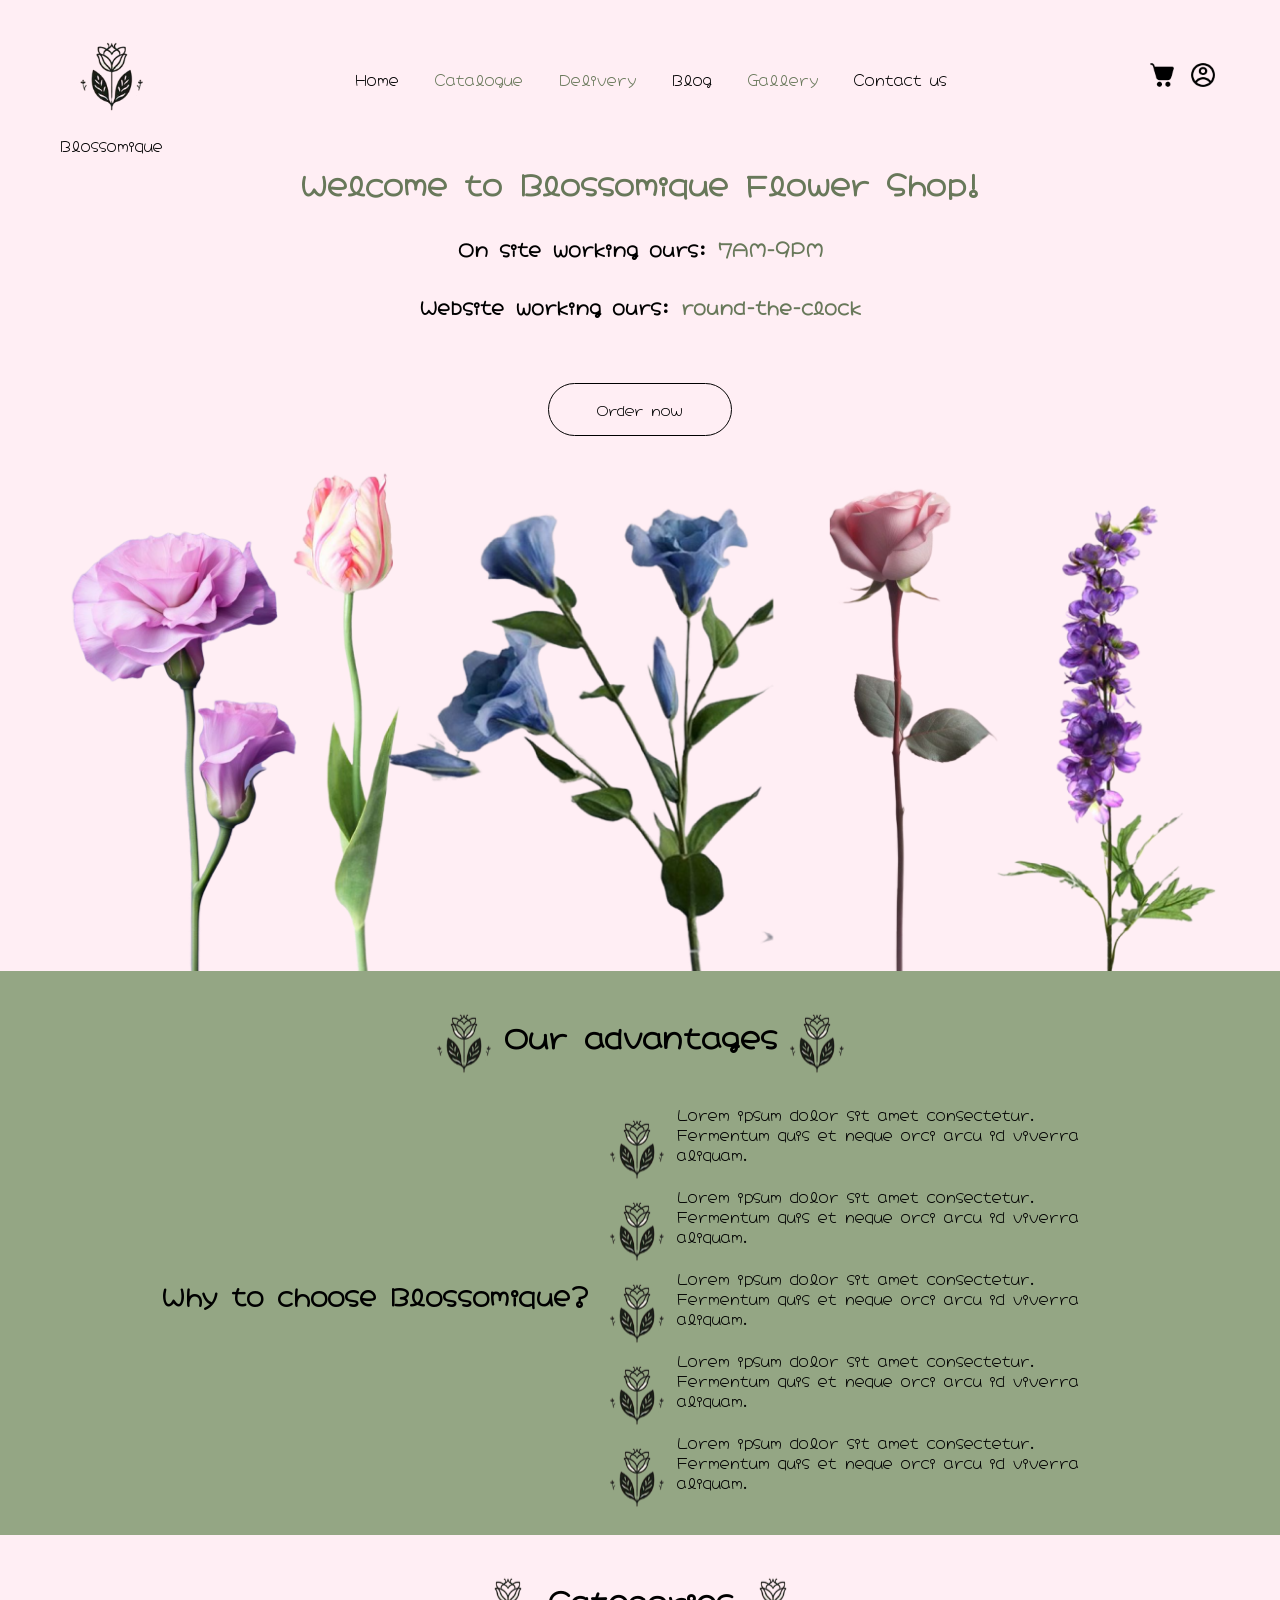
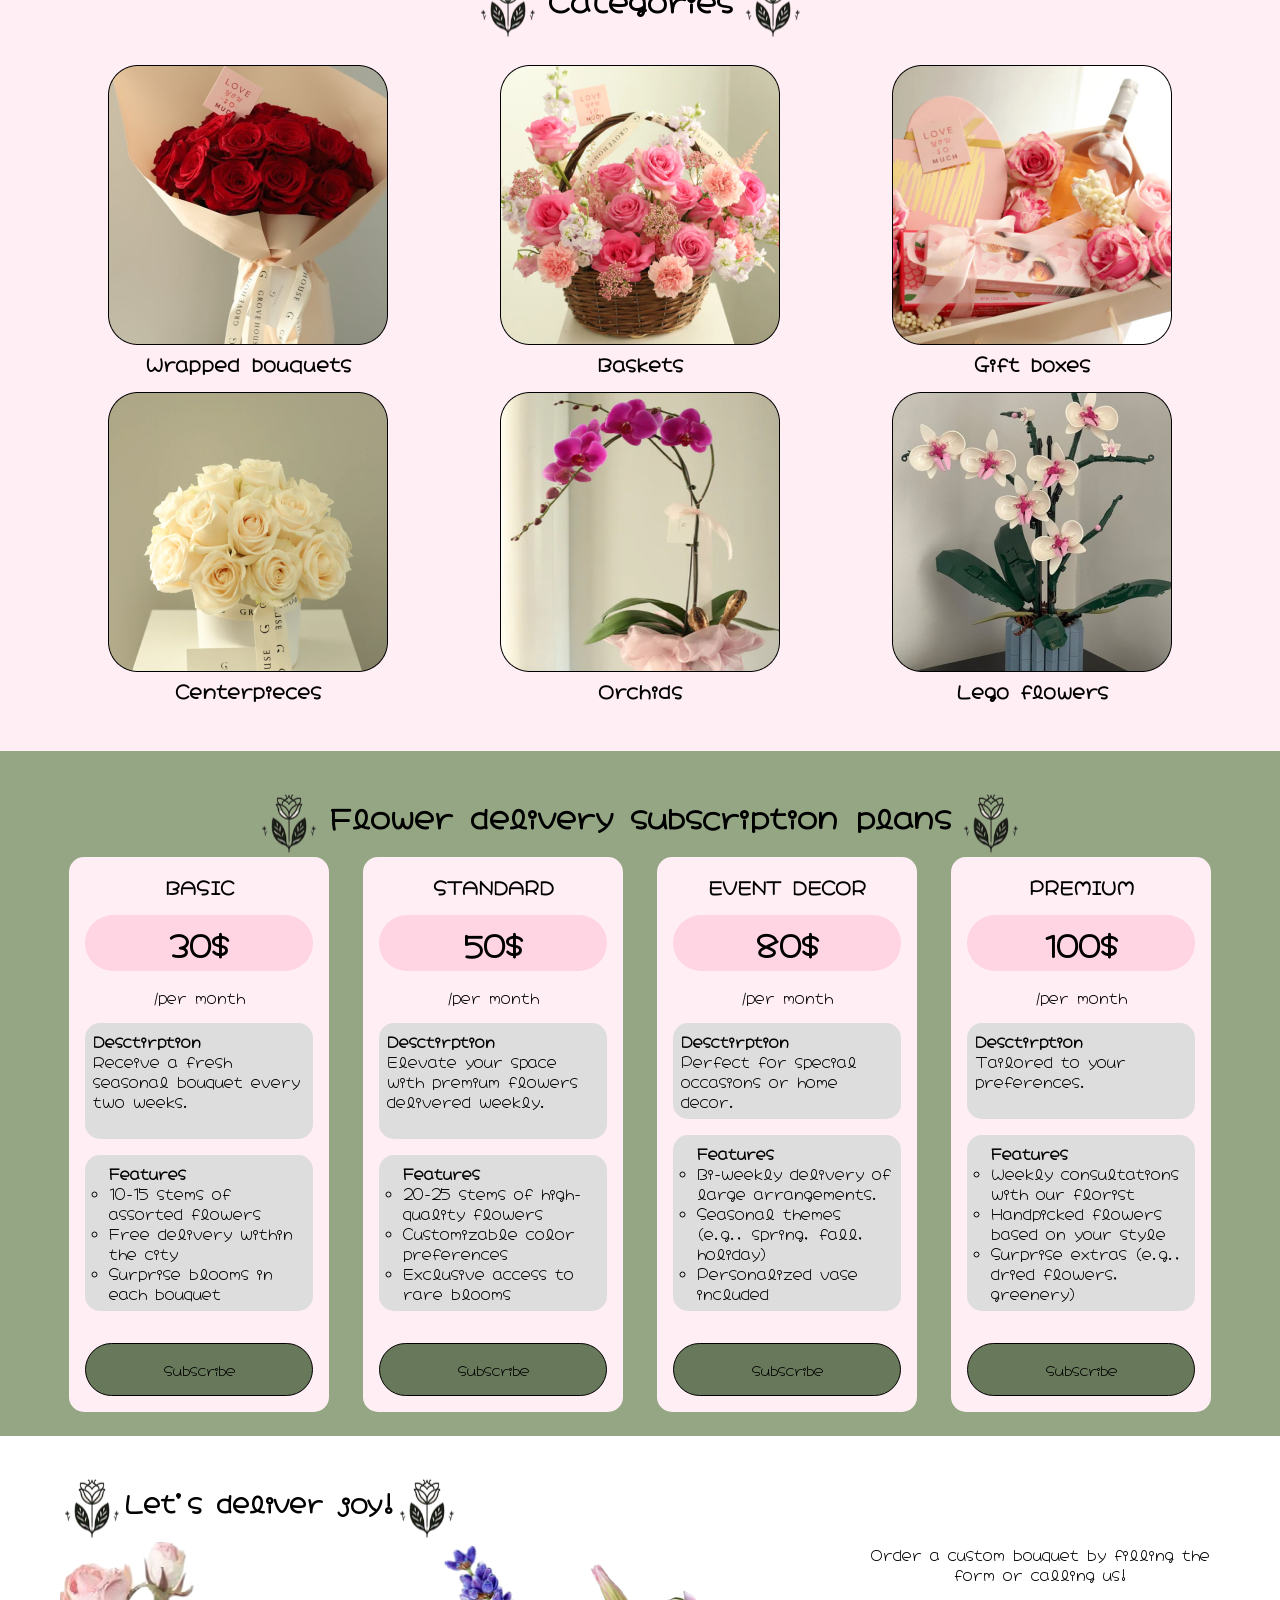
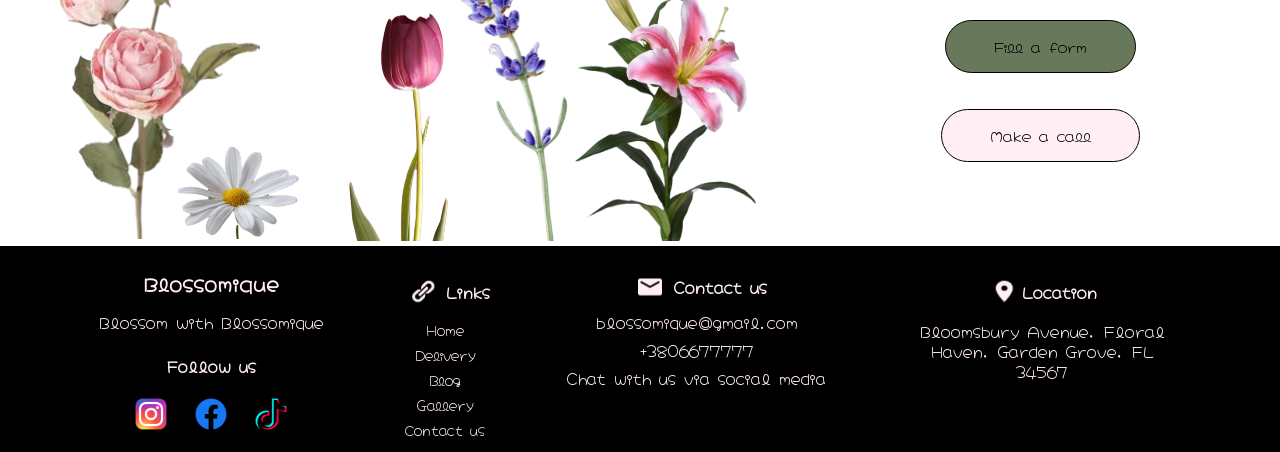
<file: index.html>
<!DOCTYPE html>
<html lang="en">
<head>
    <meta charset="UTF-8">
    <meta name="viewport" content="width=device-width, initial-scale=1.0">
    <title>Blossomique Flower Shop</title>
    <link rel="stylesheet" href="./css/style.css">
     <link rel="stylesheet" href="./css/ham.css">
</head>
<body>
<header>
    <nav class="navigation">
        <div class="logo">
            <img src="./image/logo_without_name.png" class="logo" alt="Logo & Name">
            <p>Blossomique</p>
        </div>
        <div class="pages">
            <div class="dropdown">
                <a href="index.html">Home</a>
                <div class="dropdown-content">
                    <a href="#our-advantages">Our advantages</a>
                    <a href="#categories">Categories</a>
                    <a href="#order-custom-bouquet">Order custom bouquet</a>
                    <a href="#">Popular choices</a>
                </div>
            </div>
            <div class="dropdown">
                <a href="">Catalogue</a>
                <div class="dropdown-content">
                    <a href="#">Categories</a>
                    <a href="#">Flower types</a>
                    <a href="#">Bouquet Sizes</a>
                    <a href="#">Wedding & Events</a>
                    <a href="#">Friendship & Romance</a>
                    <a href="#">Funeral & Syphathy</a>
                </div>
            </div>
            <div class="dropdown">
                <a href="">Delivery</a>
                <div class="dropdown-content">
                    <a href="#">Pick up</a>
                    <a href="#">Fast delivery</a>
                    <a href="#">Specific time delivery</a>
                    <a href="#">Terms & Conditions</a>
                </div>
            </div>
            <div class="dropdown">
                <a href="./html/blog.html">Blog</a>
                <div class="dropdown-content">
                    <a href="#">Tips & Tricks</a>
                    <a href="#">Video tutorials</a>
                </div>
            </div>
            <div class="dropdown">
                <a href="">Gallery</a>
                <div class="dropdown-content">
                    <a href="#">Flowers</a>
                    <a href="#">Team</a>
                    <a href="#">Location</a>
                </div>
            </div>
            <div class="dropdown">
                <a href="./html/contact_us.html">Contact us</a>
                <!-- <div class="dropdown-content">
                    <a href="#">Custom bouquet form</a>
                    <a href="#">Feedback form</a>
                </div> -->
            </div>
        </div>
        <a href="" class="cart-icon"><img src="./image/cart_icon.png" alt="Cart"></a>
        <a href="" class="profile-icon"><img src="./image/profile_icon.png" alt="Profile"></a>
        <!-- <a href="" class="burger-menu-icon"><img src="/image/burger_menu.png" class="burger-menu-icon" alt="Burger menu"></a> -->
        <div class="off-screen-menu">
<!--            Ham-->
            <ul class="ham-ul">
                <li><a href="./index.html">Home</a></li>
                <li><a href="#">Catalogue</a></li>
                <li><a href="#">Delivery</a></li>
                <li><a href="html/blog.html">Blog</a></li>
                <li><a href="#">Gallery</a></li>
                <li><a href="html/contact_us.html">Contact us</a></li>
            </ul>
        </div>
        <div class="ham-menu-nav">
            <div class="ham-menu">
                <span></span>
                <span></span>
                <span></span>
            </div>
        </div>
        <script src="/js/ham.js"></script>
    </nav>
</header>
<main>
    <section class="section-top">
        <div class="welcome-order-now">
            <h1 class="welcome-text">Welcome to Blossomique Flower Shop!</h1>
            <h3>On site working ours: <span class="highlight-words">7AM-9PM</span></h3>
            <h3>Website working ours: <span class="highlight-words">round-the-clock</span></h3>
            <div id="order-now">
                <button class="button-light">Order now</button>
            </div>
            <img src="./image/flowers_top.png" alt="Flowers image" class="flowers-top">
        </div>
    </section>
    <section class="section-green" id="our-advantages">
        <div class="section-title">
            <img src="./image/logo_small_desktop.svg" alt="small blossomique logo" class="logo-small">
            <h1>Our advantages</h1>
            <img src="./image/logo_small_desktop.svg" alt="small blossomique logo" class="logo-small">
        </div>
        <div class="reasons-container">
            <h2>Why to choose Blossomique?</h2>
            <div class="reasons">
                <div>
                    <img src="./image/logo_small_desktop.svg" alt="small blossomique logo" class="logo-small">
                    <p>Lorem ipsum dolor sit amet consectetur. Fermentum quis et neque orci arcu id viverra aliquam.</p>
                </div>
                <div>
                    <img src="./image/logo_small_desktop.svg" alt="small blossomique logo" class="logo-small">
                    <p>Lorem ipsum dolor sit amet consectetur. Fermentum quis et neque orci arcu id viverra aliquam.</p>
                </div>
                <div>
                    <img src="./image/logo_small_desktop.svg" alt="small blossomique logo" class="logo-small">
                    <p>Lorem ipsum dolor sit amet consectetur. Fermentum quis et neque orci arcu id viverra aliquam.</p>
                </div>
                <div>
                    <img src="./image/logo_small_desktop.svg" alt="small blossomique logo" class="logo-small">
                    <p>Lorem ipsum dolor sit amet consectetur. Fermentum quis et neque orci arcu id viverra aliquam.</p>
                </div>
                <div>
                    <img src="./image/logo_small_desktop.svg" alt="small blossomique logo" class="logo-small">
                    <p>Lorem ipsum dolor sit amet consectetur. Fermentum quis et neque orci arcu id viverra aliquam.</p>
                </div>
            </div>
        </div>
    </section>
    <section class="section-lightpink" id="categories">
        <div>
            <div class="section-title">
                <img src="./image/logo_small_desktop.svg" alt="small blossomique logo" class="logo-small">
                <h1>Categories</h1>
                <img src="./image/logo_small_desktop.svg" alt="small blossomique logo" class="logo-small">
            </div>
        </div>
        <div class="categories-container">
            <div>
                <img src="./image/wrapped_bouquets.png" alt="Wrapped bouquets">
                <h3 class="category-item-text">Wrapped bouquets</h3>
            </div>
            <div>
                <img src="./image/baskets.png" alt="Baskets">
                <h3 class="category-item-text">Baskets</h3>
            </div>
            <div>
                <img src="./image/gift_boxes.png" alt="Gift boxes">
                <h3 class="category-item-text">Gift boxes</h3>
            </div>
            <div>
                <img src="./image/centerpieces.png" alt="Centerpieces">
                <h3 class="category-item-text">Centerpieces</h3>
            </div>
            <div>
                <img src="./image/orchids.png" alt="Orchids">
                <h3 class="category-item-text">Orchids</h3>
            </div>
            <div>
                <img src="./image/lego_flowers.png" alt="Lego Flowers">
                <h3 class="category-item-text">Lego flowers</h3>
            </div>
        </div>
    </section>
    <section class="section-green">
        <div>
            <div class="section-title">
                <img src="./image/logo_small_desktop.svg" alt="small blossomique logo" class="logo-small">
                <h1>Flower delivery <span class="sub-span">subscription</span> plans</h1>
                <img src="./image/logo_small_desktop.svg" alt="small blossomique logo" class="logo-small">
            </div>
            <div class="subscriptions-container">
                <div class="subs-plan">
                    <h3>BASIC</h3>
                    <h1 class="price">30$</h1>
                    <p>/per month</p>
                    <div class="desc">
                        <h4>Desctirption</h4>
                        <p>Receive a fresh seasonal bouquet every two weeks.</p>
                    </div>
                    <div class="features">
                        <h4>Features</h4>
                        <ul>
                            <li>10-15 stems of assorted flowers</li>
                            <li>Free delivery within the city</li>
                            <li>Surprise blooms in each bouquet</li>
                        </ul>
                    </div>
                    <button class="button-green">Subscribe</button>
                </div>
                <div class="subs-plan">
                    <h3>STANDARD</h3>
                    <h1 class="price">50$</h1>
                    <p>/per month</p>
                    <div class="desc">
                        <h4>Desctirption</h4>
                        <p>Elevate your space with premium flowers delivered weekly.</p>
                    </div>
                    <div class="features">
                        <h4>Features</h4>
                        <ul>
                            <li>20-25 stems of high-quality flowers</li>
                            <li>Customizable color preferences</li>
                            <li>Exclusive access to rare blooms</li>
                        </ul>
                    </div>
                    <button class="button-green">Subscribe</button>
                </div>
                <div class="subs-plan">
                    <h3>EVENT DECOR</h3>
                    <h1 class="price">80$</h1>
                    <p>/per month</p>
                    <div class="desc">
                        <h4>Desctirption</h4>
                        <p>Perfect for special occasions or home decor.</p>
                    </div>
                    <div class="features">
                        <h4>Features</h4>
                        <ul>
                            <li>Bi-weekly delivery of large arrangements.</li>
                            <li>Seasonal themes (e.g., spring, fall, holiday)</li>
                            <li>Personalized vase included</li>
                        </ul>
                    </div>
                    <button class="button-green">Subscribe</button>
                </div>
                <div class="subs-plan">
                    <h3>PREMIUM</h3>
                    <h1 class="price">100$</h1>
                    <p>/per month</p>
                    <div class="desc">
                        <h4>Desctirption</h4>
                        <p>Tailored to your preferences.</p>
                    </div>
                    <div class="features">
                        <h4>Features</h4>
                        <ul>
                            <li>Weekly consultations with our florist</li>
                            <li>Handpicked flowers based on your style</li>
                            <li>Surprise extras (e.g., dried flowers, greenery)</li>
                        </ul>
                    </div>
                    <button class="button-green">Subscribe</button>
                </div>
            </div>
        </div>
    </section>
    <section class="section-bottom" id="order-custom-bouquet">
        <div class="bottom-container">
            <div class="lets-deliver-joy">
                <img src="./image/logo_small_desktop.svg" alt="small logo image" class="logo-small">
                <h2>Let's deliver joy!</h2>
                <img src="./image/logo_small_desktop.svg" alt="small logo image" class="logo-small">
            </div>
            <div class="flowers-bottom">
                <img src="./image/bottom_flowers.svg" alt="flowers">
            </div>
        </div>
        <div class="buttons-container">
            <p>Order a custom bouquet by filling the form or calling us!</p>
            <button class="button-green">Fill a form</button>
            <button class="button-light">Make a call</button>
        </div>
    </section>
</main>
<footer>
    <div>
        <div class="blossomique-follow-container">
            <div class="footer-blossomique">
                <h3>
                    Blossomique
                </h3>
                <p>Blossom with Blossomique</p>
            </div>
            <div class="follow-us">
                <h4>Follow us</h4>
                <div class="social-media">
                    <img src="./image/instagram.png" alt="Instagram">
                    <img src="./image/facebook.png" alt="Facebook">
                    <img src="./image/tik_tok.png" alt="Tik tok">
                </div>
            </div>
        </div>
    </div>
    <div class="links-container">
        <div class="links-title">
            <img src="./image/links_icon.png" alt="links_icon" class="footer-icon">
            <h4>Links</h4>
        </div>
        <a href="Home">Home</a>
        <a href="Delivery">Delivery</a>
        <a href="Blog">Blog</a>
        <a href="Gallery">Gallery</a>
        <a href="Gallery">Contact us</a>
    </div>
    <div class="contact-us-container">
        <div class="contact-us-title">
            <img src="./image/contact_us_icon.png" alt="contact_us_icon" class="footer-icon">
            <h4>Contact us</h4>
        </div>
        <p>blossomique@gmail.com</p>
        <p>+3806677777</p>
        <p>Chat with us via social media</p>
    </div>
    <div class="location-container">
        <div class="location-title">
            <img src="./image/location_icon.png" alt="location_icon" class="footer-icon">
            <h4>Location</h4>
        </div>
        <p>
            Bloomsbury Avenue, Floral Haven, Garden Grove, FL 34567
        </p>
    </div>
</footer>
</body>
</html>
</file>
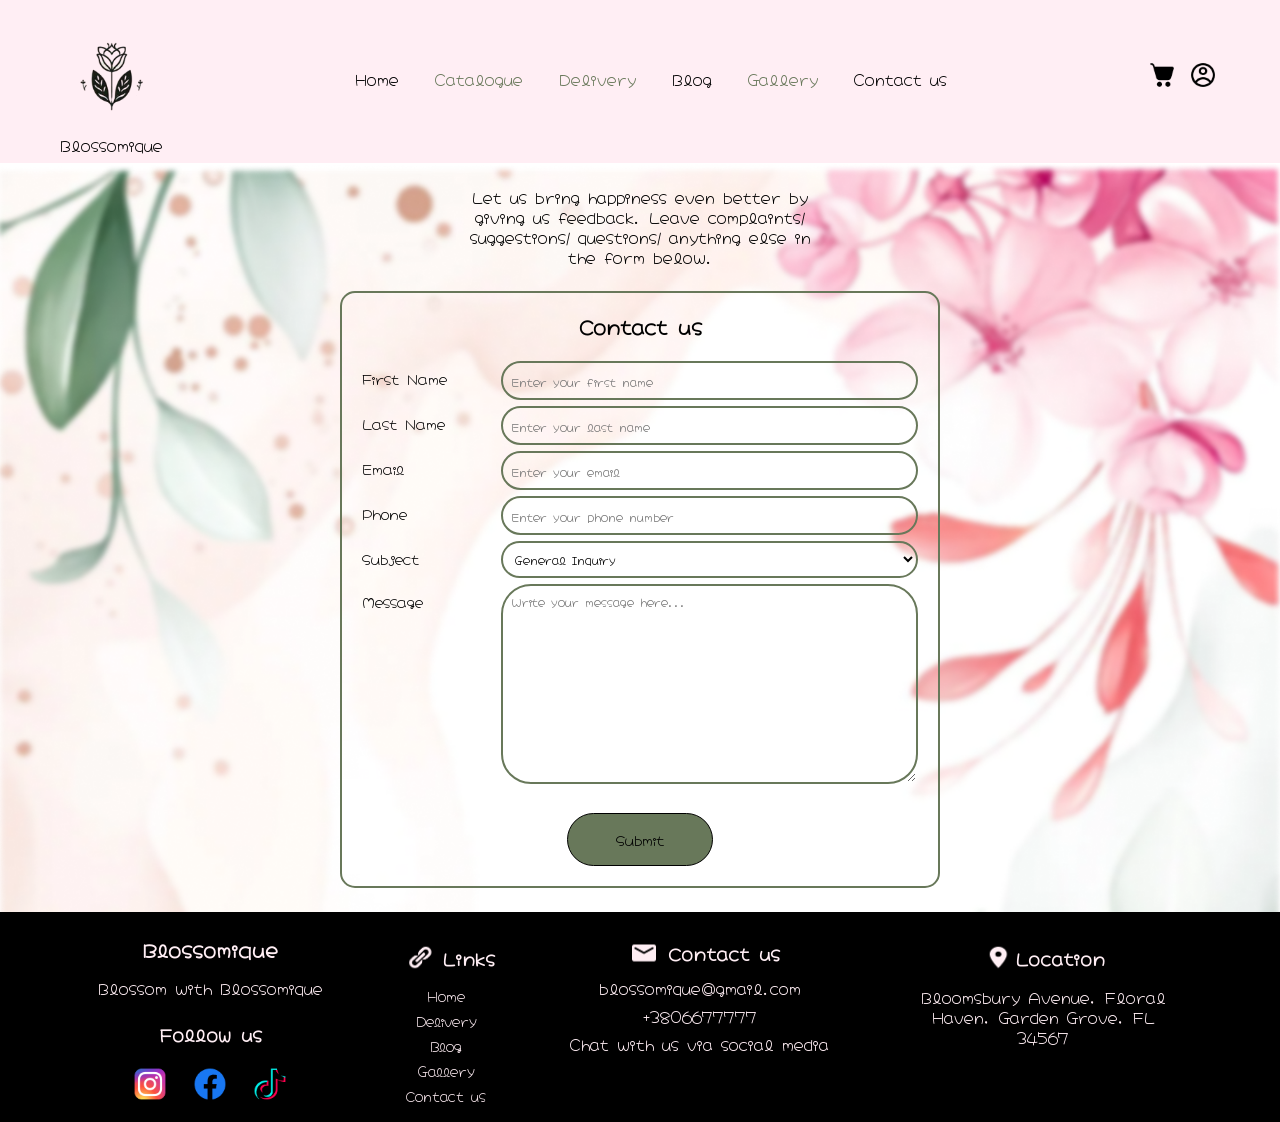
<file: html/contact_us.html>
<!DOCTYPE html>
<html lang="en">
<head>
    <meta charset="UTF-8">
    <meta name="viewport" content="width=device-width, initial-scale=1.0">
    <title>Contact us page</title>
    <link rel="stylesheet" href="/css/contact_us.css">
</head>

<body>
    <header> 
        <nav class="navigation">
            <div class="logo">
                <img src="/image/logo_without_name.png" class="logo" alt="Logo & Name">
                <p>Blossomique</p>
            </div>
            <div class="pages">
                <div class="dropdown">
                    <a href="/html/index.html">Home</a>
                    <div class="dropdown-content">
                        <a href="#our-advantages">Our advantages</a>
                        <a href="#categories">Categories</a>
                        <a href="#order-custom-bouquet">Order custom bouquet</a>
                        <a href="#">Popular choices</a>
                    </div>
                </div>
                <div class="dropdown">
                    <a href="">Catalogue</a>
                    <div class="dropdown-content">
                        <a href="#">Categories</a>
                        <a href="#">Flower types</a>
                        <a href="#">Bouquet Sizes</a>
                        <a href="#">Wedding & Events</a>
                        <a href="#">Friendship & Romance</a>
                        <a href="#">Funeral & Syphathy</a>
                    </div>
                </div>
                <div class="dropdown">
                    <a href="">Delivery</a>
                    <div class="dropdown-content">
                        <a href="#">Pick up</a>
                        <a href="#">Fast delivery</a>
                        <a href="#">Specific time delivery</a>
                        <a href="#">Terms & Conditions</a>
                    </div>
                </div>
                <div class="dropdown">
                    <a href="/html/blog.html">Blog</a>
                    <div class="dropdown-content">
                        <a href="#">Tips & Tricks</a>
                        <a href="#">Video tutorials</a>
                    </div>
                </div>
                <div class="dropdown">
                    <a href="">Gallery</a>
                    <div class="dropdown-content">
                        <a href="#">Flowers</a>
                        <a href="#">Team</a>
                        <a href="#">Location</a>
                    </div>
                </div>
                <div class="dropdown">
                    <a href="/html/contact_us.html">Contact us</a>
                    <!-- <div class="dropdown-content">
                        <a href="#">Custom bouquet form</a>
                        <a href="#">Feedback form</a>
                    </div> -->
                </div>
            </div>
            <a href="" class="cart-icon"><img src="/image/cart_icon.png" alt="Cart"></a>
            <a href="" class="profile-icon"><img src="/image/profile_icon.png" alt="Profile"></a>
            <!-- <a href="" class="burger-menu-icon"><img src="/image/burger_menu.png" class="burger-menu-icon" alt="Burger menu"></a> -->
            <div class="off-screen-menu">
                <ul class="ham-ul">
                    <li><a href="/html/index.html">Home</a></li>
                    <li><a href="#">Catalogue</a></li>
                    <li><a href="#">Delivery</a></li>
                    <li><a href="/html/blog.html">Blog</a></li>
                    <li><a href="#">Gallery</a></li>
                    <li><a href="/html/contact_us.html">Contact us</a></li>
                </ul>
            </div>
            <div class="ham-menu-nav">
                <div class="ham-menu">
                    <span></span>
                    <span></span>
                    <span></span>
                </div>
            </div>
            <script src="/js/ham.js"></script>
        </nav>
    </header>
    <main>
        <section class="form-section">
            <div class="form-container">
                <p>Let us bring happiness even better by giving us feedback. Leave complaints/ suggestions/ questions/ anything else in the form below.</p>
                <div class="container">
                    <form action="">
                        <h3>Contact us</h3>
                        <div class="row">
                            <div class="col-25">
                                <label for="fname">First Name</label>
                            </div>
                            <div class="col-75">
                                <input type="text" id="fname" name="firstname" placeholder="Enter your first name">
                            </div>
                        </div>
                        <div class="row">
                            <div class="col-25">
                                <label for="lname">Last Name</label>
                            </div>
                            <div class="col-75">
                                <input type="text" id="lname" name="lastname" placeholder="Enter your last name">
                            </div>
                        </div>
                        <div class="row">
                            <div class="col-25">
                                <label for="email">Email</label>
                            </div>
                            <div class="col-75">
                                <input type="email" id="email" name="email" placeholder="Enter your email">
                            </div>
                        </div>
                        <div class="row">
                            <div class="col-25">
                                <label for="phone">Phone</label>
                            </div>
                            <div class="col-75">
                                <input type="tel" id="phone" name="phone" placeholder="Enter your phone number">
                            </div>
                        </div>
                        <div class="row">
                            <div class="col-25">
                                <label for="subject">Subject</label>
                            </div>
                            <div class="col-75">
                                <select id="subject" name="subject">
                                    <option value="inquiry">General Inquiry</option>
                                    <option value="feedback">Feedback</option>
                                    <option value="complaint">Complaint</option>
                                    <option value="other">Other</option>
                                </select>
                            </div>
                        </div>
                        <div class="row">
                            <div class="col-25">
                                <label for="message">Message</label>
                            </div>
                            <div class="col-75">
                                <textarea id="message" name="message" placeholder="Write your message here..." style="height:200px"></textarea>
                            </div>
                        </div>
                        <br>
                        <div class="submit-row">
                            <input type="submit" value="Submit">
                        </div>
                    </form>
                </div>
            </div>
        </section>
    </main>
    <footer>
        <div>
         <div class="blossomique-follow-container">
             <div class="footer-blossomique">
                 <h3>
                     Blossomique
                 </h3>
                 <p>Blossom with Blossomique</p>
             </div>
             <div class="follow-us">
                 <h4>Follow us</h4>
                 <div class="social-media">
                     <img src="/image/instagram.png" alt="Instagram">
                     <img src="/image/facebook.png" alt="Facebook">
                     <img src="/image/tik_tok.png" alt="Tik tok">
                 </div>
             </div>
         </div>
        </div>
        <div class="links-container">
         <div class="links-title">
             <img src="/image/links_icon.png" alt="links_icon" class="footer-icon">
             <h4>Links</h4>
         </div>
             <a href="Home">Home</a>
             <a href="Delivery">Delivery</a>
             <a href="Blog">Blog</a>
             <a href="Gallery">Gallery</a>
             <a href="Gallery">Contact us</a>
        </div>
         <div class="contact-us-container">
             <div class="contact-us-title">
                 <img src="/image/contact_us_icon.png" alt="contact_us_icon" class="footer-icon">
                 <h4>Contact us</h4>
             </div>
             <p>blossomique@gmail.com</p>
             <p>+3806677777</p>
             <p>Chat with us via social media</p>
         </div>
         <div class="location-container">
             <div class="location-title">
                 <img src="/image/location_icon.png" alt="location_icon" class="footer-icon">
                 <h4>Location</h4>
             </div>
             <p>
                 Bloomsbury Avenue, Floral Haven, Garden Grove, FL 34567
             </p>
        </div>
     </footer>
</body>
</html>
</file>
<file: css/style.css>
@import url('https://fonts.googleapis.com/css2?family=Hachi+Maru+Pop&display=swap');
@import url('/css/ham.css');

*{
    font-family: "Hachi Maru Pop", cursive;
}
body{
    margin: 0px;
    padding: 0px;
}
h1{
    font-size: 28px;
    margin: 0px;
}
h2{
    font-size: 24px;
    margin: 0px;
}
h3{
    font-size: 18px;
    margin: 0px;
}
h4{
    font-size: 14px;
    margin: 0px;
}
p{
    font-size: 14px;
    margin: 0px;
}
/* HEADER (LOGO, NAVIGATION, CART, PROFILE, BURGER MENU)*/
header{
    padding-left: 60px;
    padding-right: 60px;
    padding-bottom: 8px;
    background-color:#FFEEF4;
   
}
.pages{
    display: flex;
    justify-content: space-evenly;
    align-items: center;
    flex-wrap: wrap;
    gap: 8px 36px;
    margin: 0 auto;
}
.logo{
    display: flex;
    flex-direction: column;
    align-items: center;
    justify-content: center;
    
}
.logo img{
    transform: scale(0.7);
}
.navigation img{
    transform: scale(0.7);
}
.pages a:link {
    font-size: 14px;
    text-decoration: none;
    color: black;
  }
.pages a:visited {
    color: #68785A;
    text-decoration: none;
  }
.pages a:hover {
    color: #94A684;
    text-decoration: none;
  }
.pages a:active {
    color: black;
    text-decoration: none;
  }
.navigation{
    display: flex;
    justify-content: space-between;
    align-items: center;
}
.cart-icon:hover{
    transform: scale(0.7);
    content: url(./image/cart_icon_hoover.png);
}
.profile-icon:hover {
    transform: scale(0.7);
    content:  url(./image/profile_icon_hoover.png);
}
.burger-menu-icon:hover{
    transform: scale(0.7);
    content:  url(./image/burger_menu_hoover.png);
}
/* .burger-menu-icon{
    display: none;
} */
.ham-menu{
    display: none;
}
/* TOP SECTION (WORKING OURS & IMAGE)*/
.section-top{
    background-color:#FFEEF4;
    /* background-image: url('../image/flowers_top.png');
    background-repeat: no-repeat;
    background-attachment: scroll;
    background-size: 100% auto;
    height: 776px;*/
    padding-left: 60px;
    padding-right: 60px;
    /* background-position: bottom; */
}
.flowers-top{
   width: 100%;
   height: auto;
}
.welcome-text{
    text-align: center;
    color: #68785A;
}
.welcome-order-now{
    display: flex;
    flex-direction: column;
    justify-content: center;
    align-items: center;
    gap: 32px;
    text-align: center;
}
#order-now{
    margin-top: 32px;
}
.highlight-words{
    color: #68785A;
}

/* BUTTONS */
.button-light{
    border-radius: 30px;
    border-color: black;
    padding: 16px 48px 16px 48px;
    background-color: #FFEEF4;
    border: 1px solid black;
}
.button-light:hover{
    box-shadow: 0 12px 16px 0 rgba(0,0,0,0.24),0 17px 50px 0 rgba(0,0,0,0.19);
    cursor: pointer;
    background-color: #ffd4e3;
}
.button-green{
    border-radius: 30px;
    border-color: black;
    padding: 16px 48px 16px 48px;
    background-color: #68785A;
    border: 1px solid black;
}
.button-green:hover{
    box-shadow: 0 12px 16px 0 rgba(0,0,0,0.24),0 17px 50px 0 rgba(0,0,0,0.19);
    cursor: pointer;
    background-color: #94A684;
}
/* REASONS */
.reasons-container{
    display: flex;
    justify-content: center;
    align-items: center;
    flex-wrap: wrap;
}
.reasons-container h2{
    margin: 0px;
    text-align: center;
}
.reasons{
    display: flex;
    flex-direction: column;
    width: 530px;
    margin-top: 24px;
}
.reasons p{
    margin: 0px 0px 16px 8px;
}
.reasons div{
    display: flex;
    align-items: center;
}
.reasons img{
    margin-left: 16px;
}

/* CATEGORY */
.category-item-text{
    text-align: center;
}
.categories-container{
    display: flex;
    flex-wrap: wrap;
    justify-content: space-around;
    align-items: center;
    margin-bottom: 24px;
    margin-top: 24px;
    gap: 16px;
}

/* GENERAL STYLES FOR SECTIONS */
.section-title{
    display: flex;
    justify-content: center;
    padding-top: 24px;
}
.section-title h1{
    margin: auto 8px;
    text-align: center;
}
.section-green{
    background-color: #94A684;
    padding-left: 60px;
    padding-right: 60px;
    padding-bottom: 24px;
}
.section-lightpink{
    background-color: #FFEEF4;
    padding-left: 60px;
    padding-right: 60px;
    padding-bottom: 24px;
}

/* BOTTOM SECTION (LET'S DELIVER JOY & ORDERR BOUQUET) */
.section-bottom{
    display: flex;
    justify-content: space-between;
    align-items: center;
    padding: 24px 60px 0px 60px;
}
.bottom-container{
    display: flex;
    justify-content: center;
    align-items: flex-start;
    flex-direction: column;
}
.lets-deliver-joy{
    display: flex;
    justify-content: center;
    align-items: center;
    text-align: center;
}
.buttons-container{
    display: flex;
    align-items: center;
    justify-content: center;
    flex-direction: column;
    gap: 36px;
}
/* PRICE BLOCKS/SUBSCRIPTIONS */
.subscriptions-container{
    display: flex;
    align-items: stretch;
    justify-content: space-around;
    gap: 16px;
    flex-wrap:wrap;
}
.subs-plan{
    display: flex;
    justify-content: center;
    align-items: stretch;
    flex-direction: column;
    padding: 16px;
    background-color: #FFEEF4;
    border-radius: 15px;
    text-align: left;
    gap: 16px;
    max-width: 260px;
}
.subs-plan:hover{
    background-color: #ffd4e3;
    cursor: pointer;
}
.subs-plan h3{
    text-align: center;
}
.price{
    text-align: center;
    background-color: #ffd4e3;
    border-radius: 30px;
    padding: 8px 0px;
}  
.subs-plan > p{
    text-align: center;
}
.desc{
    background-color: #ddd;
    padding: 8px;
    border-radius: 15px;
    flex: 1;

}
.features{
    background-color: #ddd;
    padding: 8px 8px 8px 24px;
    border-radius: 15px;
    margin-bottom: 16px;
}
.features li{
    font-size: 14px;
    list-style-type:circle;
}



/* FOOTER */
footer{
    background-color: black;
    color: #FFEEF4;
    display: flex;
    justify-content: space-around;
    align-items: flex-start;
    flex-wrap: wrap;
    padding-left: 60px;
    padding-right: 60px;
    padding-top: 24px;
}
.footer-icon{
    transform: scale(0.5);
}
.links-title{
    display: flex;
    justify-content: center;
    align-items: center;
}
.contact-us-title{
    display: flex;
    justify-content: center;
    align-items: center;
    gap: 0px;
}
.location-title{
    display: flex;
    justify-content: center;
    align-items: center;
    gap: 0px;
}
.location-container{
    gap: 8px;
    max-width: 278px;
    display: flex;
    flex-direction: column;
    align-items: center;
    justify-content: center;
    text-align: center;
}
.links-container{
    gap: 8px;
    display: flex;
    flex-direction: column;
    justify-content: center;
    align-items: center;
    text-decoration: none;
    font-size: 12px;
}
.contact-us-container{
    gap: 8px;
    display: flex;
    flex-direction: column;
    justify-content: center;
    align-items: center;
}
.links-container a {
    text-decoration: none;
    color: #FFEEF4;
}

.links-container a:visited {
    color: #68785A;
    text-decoration: none;
}

.links-container a:hover {
    color: #94A684;
    text-decoration: none;
}

.links-container a:active {
    color: black;
    text-decoration: none;
}
.footer-blossomique{
    display: flex;
    flex-direction: column;
    justify-content: center;
    align-items: center;
    gap: 16px;
    text-align: center;
}
.blossomique-follow-container{
    display: flex;
    flex-direction: column;
    justify-content: center;
    gap: 24px;
}
.follow-us{
    display: flex;
    flex-direction: column;
    justify-content: center;
    align-items: center;
    margin-bottom: 16px;
    gap: 16px;
}
.social-media{
    display: flex;
    justify-content: space-between;
    gap: 16px;
}
.social-media img{
    transform: scale(0.7);
}
/* footer p, a{
    font-size: 12px;
    margin-bottom: 8px;
} */
.buttons-container p{
    max-width: 360px;
    text-align: center;
}
.flowers-bottom img {
    width: 100%;
    height: auto;
}

/* DROPDOWN MENU START*/
.dropdown {
    position: relative;
    display: inline-block;
}
.dropdown-content {
display: none;
position: absolute;
background-color: #FFEEF4;
min-width: 160px;
box-shadow: 0px 8px 16px 0px rgba(0,0,0,0.2);
z-index: 1;
}
.dropdown-content a {
color: black;
padding: 12px 16px;
text-decoration: none;
display: block;
}
.dropdown-content a:hover {background-color: #ddd;}

.dropdown:hover .dropdown-content {display: block;}
/*DROPDOWN MENU END*/

/* .dropdown > a{
  padding: 24px 24px;
} */


@media screen and (max-width:800px){
    .section-bottom{
        flex-wrap: wrap;
        justify-content: center;
    }
    .buttons-container{
        padding-bottom: 24px;
    }
    .bottom-container{
        align-items: center;
    }
    .bottom-container:nth-child(1){
        order: 2;
    }
    .buttons-container:nth-child(2){
        order: 1;
    }
    header, footer{
        padding-left: 40px;
        padding-right: 40px;
    }
    .section-top{
        padding-left: 40px;
        padding-right: 40px;
        padding-top: 0px;
    }
    .section-lightpink{
        padding-left: 40px;
        padding-right: 40px;
    }
    .section-green{
        padding-left: 40px;
        padding-right: 40px;
    }
    .section-bottom{
        padding-left: 40px;
        padding-right: 40px;
    }
}
@media screen and (max-width:600px){
    .pages{
        display: none;
    }
    /* .burger-menu-icon{
        display: inline;
    } */
    .ham-menu{
        display: inline;
    }
    .logo{
       transform: scale(0.6);
    }
    h1{
        font-size: 24px;
        margin: 0px;
    }
    h2{
        font-size: 20px;
        margin: 0px;
    }
    h3{
        font-size: 16px;
        margin: 0px;
    }
    h4{
        font-size: 14px;
        margin: 0px;
    }
    p{
        font-size: 14px;
        margin: 0px;
    }
    header, footer{
        padding-left: 30px;
        padding-right: 30px;
    }
    .section-top{
        padding-left: 30px;
        padding-right: 30px;
        padding-top: 0px;
    }
    .section-lightpink{
        padding-left: 30px;
        padding-right:30px;
    }
    .section-green{
        padding-left: 30px;
        padding-right: 30px;
    }
    .section-bottom{
        padding-left: 30px;
        padding-right: 30px;
    }
}

@media screen and (max-width:500px) {
    header, footer{
        padding-left: 20px;
        padding-right: 20px;
    }
    .section-top{
        padding-left: 20px;
        padding-right: 20px;
        padding-top: 0px;
    }
    .section-lightpink{
        padding-left: 20px;
        padding-right: 20px;
    }
    .section-green{
        padding-left: 20px;
        padding-right: 20px;
    }
    .section-bottom{
        padding-left: 20px;
        padding-right: 20px;
    }
    
    .logo-small{
        transform: scale(0.6);  
    }
    h1{
        font-size: 20px;
        margin: 0px;
    }
    h2{
        font-size: 16px;
        margin: 0px;
    }
    h3{
        font-size: 12px;
        margin: 0px;
    }
    h4{
        font-size: 10px;
        margin: 0px;
    }
    p{
        font-size: 10px;
        margin: 0px;
    }
    .reasons img{
        margin-left: 0px;
    }
    .features li{
        font-size: 10px;
    }
}
 /*ham*/
* {
    margin: 0;
    padding: 0;
    box-sizing: border-box;
    list-style: none;
    text-decoration: none;
}

.off-screen-menu a {
    color: black;
}
a:visited {
    color: black;
}
a:hover {
    color: #FFEEF4;
}

/* off-screen-menu */
.off-screen-menu {
    background-color: #94A684;
    height: 100vh;
    width: 70%;
    max-width: 450px;
    position: fixed;
    top: 0;
    right: -450px;
    display: flex;
    flex-direction: column;
    align-items: center;
    justify-content: center;
    text-align: center;
    font-size: 20px;
    transition: .3s ease;
    z-index: 10;
}
.off-screen-menu.active {
    right: 0;
}

.off-screen-menu li{
    padding-bottom: 24px;
}



.ham-menu-nav {
    display: flex;
    margin-bottom: 8px;
}



.ham-menu {
    height: 35px;
    width: 28px;
    position: relative;
}
.ham-menu span {
    height: 3px;
    width: 100%;
    background-color: black;
    border-radius: 25px;
    position: absolute;
    left: 50%;
    top: 50%;
    transform: translate(-50%, -50%);
    transition: .3s ease;
}
.ham-menu span:nth-child(1) {
    top: 25%;
}
.ham-menu span:nth-child(3) {
    top: 75%;
}
.ham-menu.active span {
    background-color: black;
    z-index: 11;
}
.ham-menu.active span:nth-child(1) {
    top: 50%;
    transform: translate(-50%, -50%) rotate(45deg);
}
.ham-menu.active span:nth-child(2) {
    opacity: 0;
}
.ham-menu.active span:nth-child(3) {
    top: 50%;
    transform: translate(-50%, -50%) rotate(-45deg);
}
</file>
<file: css/ham.css>
* {
    margin: 0;
    padding: 0;
    box-sizing: border-box;
    list-style: none;
    text-decoration: none;
}

.off-screen-menu a {
    color: black;
}
a:visited {
    color: black;
}
a:hover {
    color: #FFEEF4;
}

/* off-screen-menu */
.off-screen-menu {
    background-color: #94A684;
    height: 100vh;
    width: 70%;
    max-width: 450px;
    position: fixed;
    top: 0;
    right: -450px;
    display: flex;
    flex-direction: column;
    align-items: center;    
    justify-content: center;
    text-align: center;
    font-size: 20px;
    transition: .3s ease;
    z-index: 10;
}
.off-screen-menu.active {
    right: 0;
}

.off-screen-menu li{
    padding-bottom: 24px;
}



.ham-menu-nav {
    display: flex;
    margin-bottom: 8px;
}



.ham-menu {
    height: 35px;
    width: 28px;
    position: relative;
}
.ham-menu span {
    height: 3px;
    width: 100%;
    background-color: black;
    border-radius: 25px;
    position: absolute;
    left: 50%;
    top: 50%;
    transform: translate(-50%, -50%);
    transition: .3s ease;
}
.ham-menu span:nth-child(1) {
    top: 25%;
}
.ham-menu span:nth-child(3) {
    top: 75%;
}
.ham-menu.active span {
    background-color: black;
    z-index: 11;
}
.ham-menu.active span:nth-child(1) {
    top: 50%;
    transform: translate(-50%, -50%) rotate(45deg);
}
.ham-menu.active span:nth-child(2) {
    opacity: 0;
}
.ham-menu.active span:nth-child(3) {
    top: 50%;
    transform: translate(-50%, -50%) rotate(-45deg);
}
</file>
<file: css/contact_us.css>
@import url('https://fonts.googleapis.com/css2?family=Hachi+Maru+Pop&display=swap');
@import url('/css/ham.css');

*{
    font-family: "Hachi Maru Pop", cursive;
}
body{
    margin: 0px;
    padding: 0px;

}
h1{
    font-size: 28px;
    margin: 0px;
}
h2{
    font-size: 24px;
    margin: 0px;
}
h3{
    font-size: 18px;
    margin: 0px;
}
h4{
    font-size: 16px;
    margin: 0px;
}
p{
    font-size: 14px;
    margin: 0px;
}
/* HEADER (LOGO, NAVIGATION, CART, PROFILE, BURGER MENU)*/
header{
    padding-left: 60px;
    padding-right: 60px;
    padding-bottom: 8px;
    background-color:#FFEEF4;
   
}
.pages{
    display: flex;
    justify-content: space-evenly;
    align-items: center;
    flex-wrap: wrap;
    gap: 8px 36px;
    margin: 0 auto;
}
.logo{
    display: flex;
    flex-direction: column;
    align-items: center;
    justify-content: center;
    
}
.logo img{
    transform: scale(0.7);
}
.navigation img{
    transform: scale(0.7);
}
.pages a:link {
    font-size: 14px;
    text-decoration: none;
    color: black;
  }
.pages a:visited {
    color: #68785A;
    text-decoration: none;
  }
.pages a:hover {
    color: #94A684;
    text-decoration: none;
  }
.pages a:active {
    color: black;
    text-decoration: none;
  }
.navigation{
    display: flex;
    justify-content: space-between;
    align-items: center;
}
.cart-icon:hover{
    transform: scale(0.7);
    content: url(/image/cart_icon_hoover.png);
}
.profile-icon:hover {
    transform: scale(0.7);
    content:  url(/image/profile_icon_hoover.png);
}
.burger-menu-icon:hover{
    transform: scale(0.7);
    content:  url(/image/burger_menu_hoover.png);
}
.ham-menu{
    display: none;
}
/* FORM */
* {
    box-sizing: border-box;
  }
  .container h3{
    text-align: center;
    padding-bottom: 16px;
  }
  .form-section{
    background-image: url(/image/form_background_image.png);
    background-repeat: no-repeat;
    background-size: cover;
  }

  input[type=text], input[type="email"], input[type="tel"], select, textarea{
    width: 100%;
    padding:8px;
    border: 2px solid #68785A;
    border-radius: 30px;
    resize: vertical;
    background-color: transparent;
  }
  
  label {
    padding: 8px 8px 8px 0;
    display: inline-block;
    font-size: small;
  }

  input[type=submit] {
    border-radius: 30px;
    border-color: black;
    padding: 16px 48px 16px 48px;
    background-color: #68785A;
    border: 1px solid black;
    cursor: pointer;
  }
  ::placeholder{
    font-size: 10px;
  }
  select{
    font-size: 10px;
  }
  .submit-row {
    display: flex;
    justify-content: center;
  }
  input[type=submit]:hover {
    box-shadow: 0 12px 16px 0 rgba(0,0,0,0.24),0 17px 50px 0 rgba(0,0,0,0.19);
    background-color: #94A684;
  }
  
  .container {
    border-radius: 15px;
    background-color: transparent;
    border: 2px solid #68785A;
    padding: 20px;
    width: 100%;
    max-width: 600px;
  }
  .form-container{
    display: flex;
    flex-direction: column;
    align-items: center;
    justify-content: center;
    padding: 24px 0px;
    margin: 0px 60px;
  }
  .form-container p{
    max-width: 350px;
    text-align: center;
    padding-bottom: 24px;
  }
  
  .col-25 {
    float: left;
    width: 25%;
    margin-top: 6px;
  }
  
  .col-75 {
    float: left;
    width: 75%;
    margin-top: 6px;
  }
  
  /* Clear floats after the columns */
  .row::after {
    content: "";
    display: table;
    clear: both;
  }
  
/* FOOTER */
footer{
    background-color: black;
    color: #FFEEF4;
    display: flex;
    justify-content: space-between;
    align-items: flex-start;
    flex-wrap: wrap;
    padding-left: 60px;
    padding-right: 60px;
}
.footer-icon{
    transform: scale(0.5);
}
.links-title{
    display: flex;
    justify-content: center;
    align-items: center;
}
.contact-us-title{
    display: flex;
    justify-content: center;
    align-items: center;
    gap: 0px;
}
.location-title{
    display: flex;
    justify-content: center;
    align-items: center;
    gap: 0px;
}
.location-container{
    gap: 8px;
    max-width: 278px;
    display: flex;
    flex-direction: column;
    align-items: center;
    justify-content: center;
    text-align: center;
}

.links-container{
    gap: 8px;
    display: flex;
    flex-direction: column;
    justify-content: center;
    align-items: center;
    text-decoration: none;
    font-size: 12px;
}
.contact-us-container{
    gap: 8px;
    display: flex;
    flex-direction: column;
    justify-content: center;
    align-items: center;
}
.links-container a {
    text-decoration: none;
    color: #FFEEF4;
  }
  
  /* visited link */
.links-container a:visited {
    color: #68785A;
    text-decoration: none;
  }
  
  /* mouse over link */
.links-container a:hover {
    color: #94A684;
    text-decoration: none;
  }
  
  /* selected link */
.links-container a:active {
    color: black;
    text-decoration: none;
  }
.footer-blossomique{
    display: flex;
    flex-direction: column;
    justify-content: center;
    align-items: center;
    gap: 16px;
    text-align: center;
}
.blossomique-follow-container{
    display: flex;
    flex-direction: column;
    justify-content: center;
    gap: 24px;
}
.follow-us{
    display: flex;
    flex-direction: column;
    justify-content: center;
    align-items: center;
    margin-bottom: 16px;
    gap: 16px;
}
.social-media{
    display: flex;
    justify-content: space-between;
    gap: 16px;
}
.buttons-container p{
    max-width: 360px;
    text-align: center;
}

.social-media img{
    transform: scale(0.7);
}
/* FOOTER */
footer{
    background-color: black;
    color: #FFEEF4;
    display: flex;
    justify-content: space-around;
    align-items: flex-start;
    flex-wrap: wrap;
    padding-left: 60px;
    padding-right: 60px;
    padding-top: 24px;
}
.footer-icon{
    transform: scale(0.5);
}
.links-title{
    display: flex;
    justify-content: center;
    align-items: center;
}
.contact-us-title{
    display: flex;
    justify-content: center;
    align-items: center;
    gap: 0px;
}
.location-title{
    display: flex;
    justify-content: center;
    align-items: center;
    gap: 0px;
}
.location-container{
    gap: 8px;
    max-width: 278px;
    display: flex;
    flex-direction: column;
    align-items: center;
    justify-content: center;
    text-align: center;
}
.links-container{
    gap: 8px;
    display: flex;
    flex-direction: column;
    justify-content: center;
    align-items: center;
    text-decoration: none;
    font-size: 12px;
}
.contact-us-container{
    gap: 8px;
    display: flex;
    flex-direction: column;
    justify-content: center;
    align-items: center;
}
.links-container a {
    text-decoration: none;
    color: #FFEEF4;
}

.links-container a:visited {
    color: #68785A;
    text-decoration: none;
}

.links-container a:hover {
    color: #94A684;
    text-decoration: none;
}

.links-container a:active {
    color: black;
    text-decoration: none;
}
.footer-blossomique{
    display: flex;
    flex-direction: column;
    justify-content: center;
    align-items: center;
    gap: 16px;
    text-align: center;
}
.blossomique-follow-container{
    display: flex;
    flex-direction: column;
    justify-content: center;
    gap: 24px;
}
.follow-us{
    display: flex;
    flex-direction: column;
    justify-content: center;
    align-items: center;
    margin-bottom: 16px;
    gap: 16px;
}
.social-media{
    display: flex;
    justify-content: space-between;
    gap: 16px;
}
.social-media img{
    transform: scale(0.7);
}
/* footer p, a{
    font-size: 12px;
    margin-bottom: 8px;
} */
.buttons-container p{
    max-width: 360px;
    text-align: center;
}
.flowers-bottom img {
    width: 100%;
    height: auto;
}

/* DROPDOWN MENU START*/
.dropdown {
    position: relative;
    display: inline-block;
}
.dropdown-content {
display: none;
position: absolute;
background-color: #FFEEF4;
min-width: 160px;
box-shadow: 0px 8px 16px 0px rgba(0,0,0,0.2);
z-index: 1;
}
.dropdown-content a {
color: black;
padding: 12px 16px;
text-decoration: none;
display: block;
}
.dropdown-content a:hover {background-color: #ddd;}

.dropdown:hover .dropdown-content {display: block;}
/*DROPDOWN MENU END*/

/* .dropdown > a{
  padding: 24px 24px;
} */


@media screen and (max-width:800px){
    header, footer{
        padding-left: 40px;
        padding-right: 40px;
    }
}
@media screen and (max-width:600px){
    .col-25, .col-75, input[type=submit] {
      width: 100%;
      margin-top: 0;
    }
    .pages{
        display: none;
    }
    .ham-menu{
        display: inline;
    }
    .logo{
       transform: scale(0.6);
    }
    h1{
        font-size: 24px;
        margin: 0px;
    }
    h2{
        font-size: 20px;
        margin: 0px;
    }
    h3{
        font-size: 16px;
        margin: 0px;
    }
    h4{
        font-size: 14px;
        margin: 0px;
    }
    p{
        font-size: 14px;
        margin: 0px;
    }
    header, footer{
        padding-left: 30px;
        padding-right: 30px;
    }
}

@media screen and (max-width:500px) {
    header, footer{
        padding-left: 20px;
        padding-right: 20px;
    }
    
    .logo-small{
        transform: scale(0.6);  
    }
    h1{
        font-size: 20px;
        margin: 0px;
    }
    h2{
        font-size: 16px;
        margin: 0px;
    }
    h3{
        font-size: 12px;
        margin: 0px;
    }
    h4{
        font-size: 10px;
        margin: 0px;
    }
    p{
        font-size: 10px;
        margin: 0px;
    }
}
</file>
